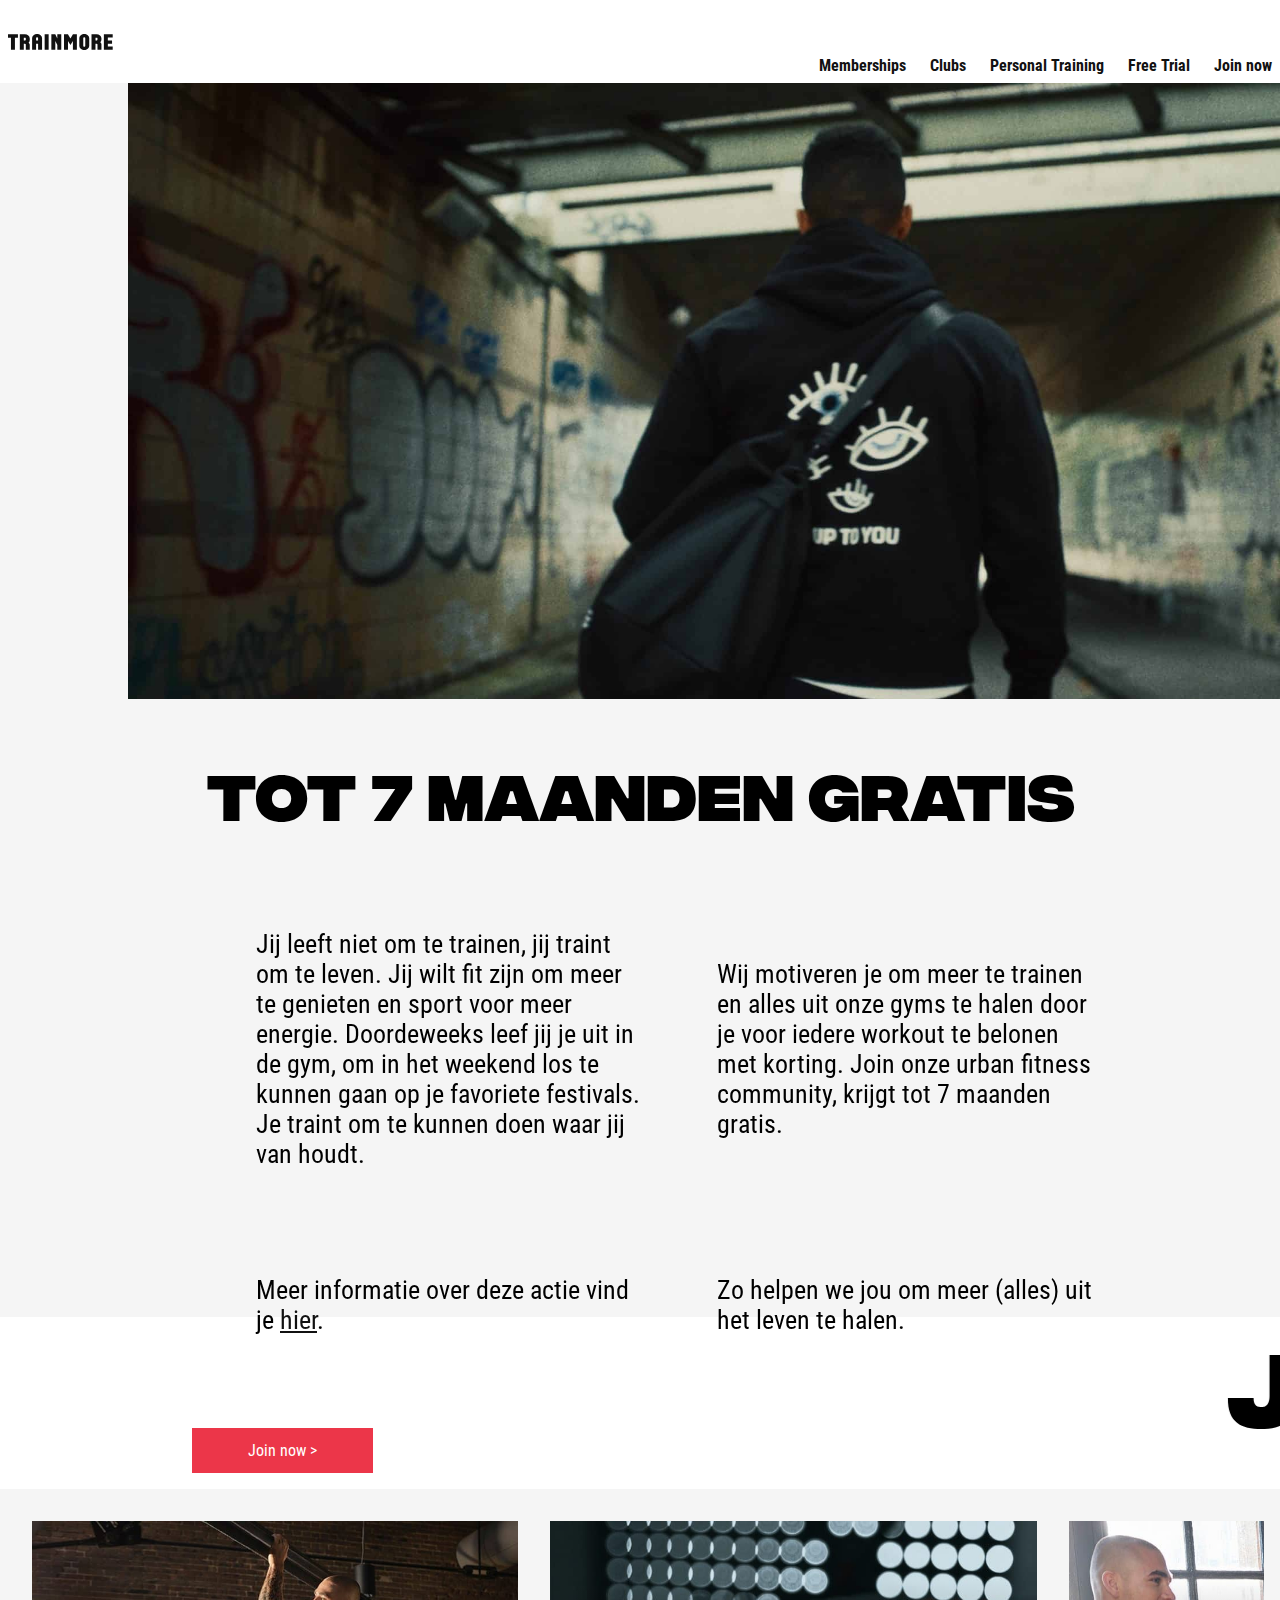
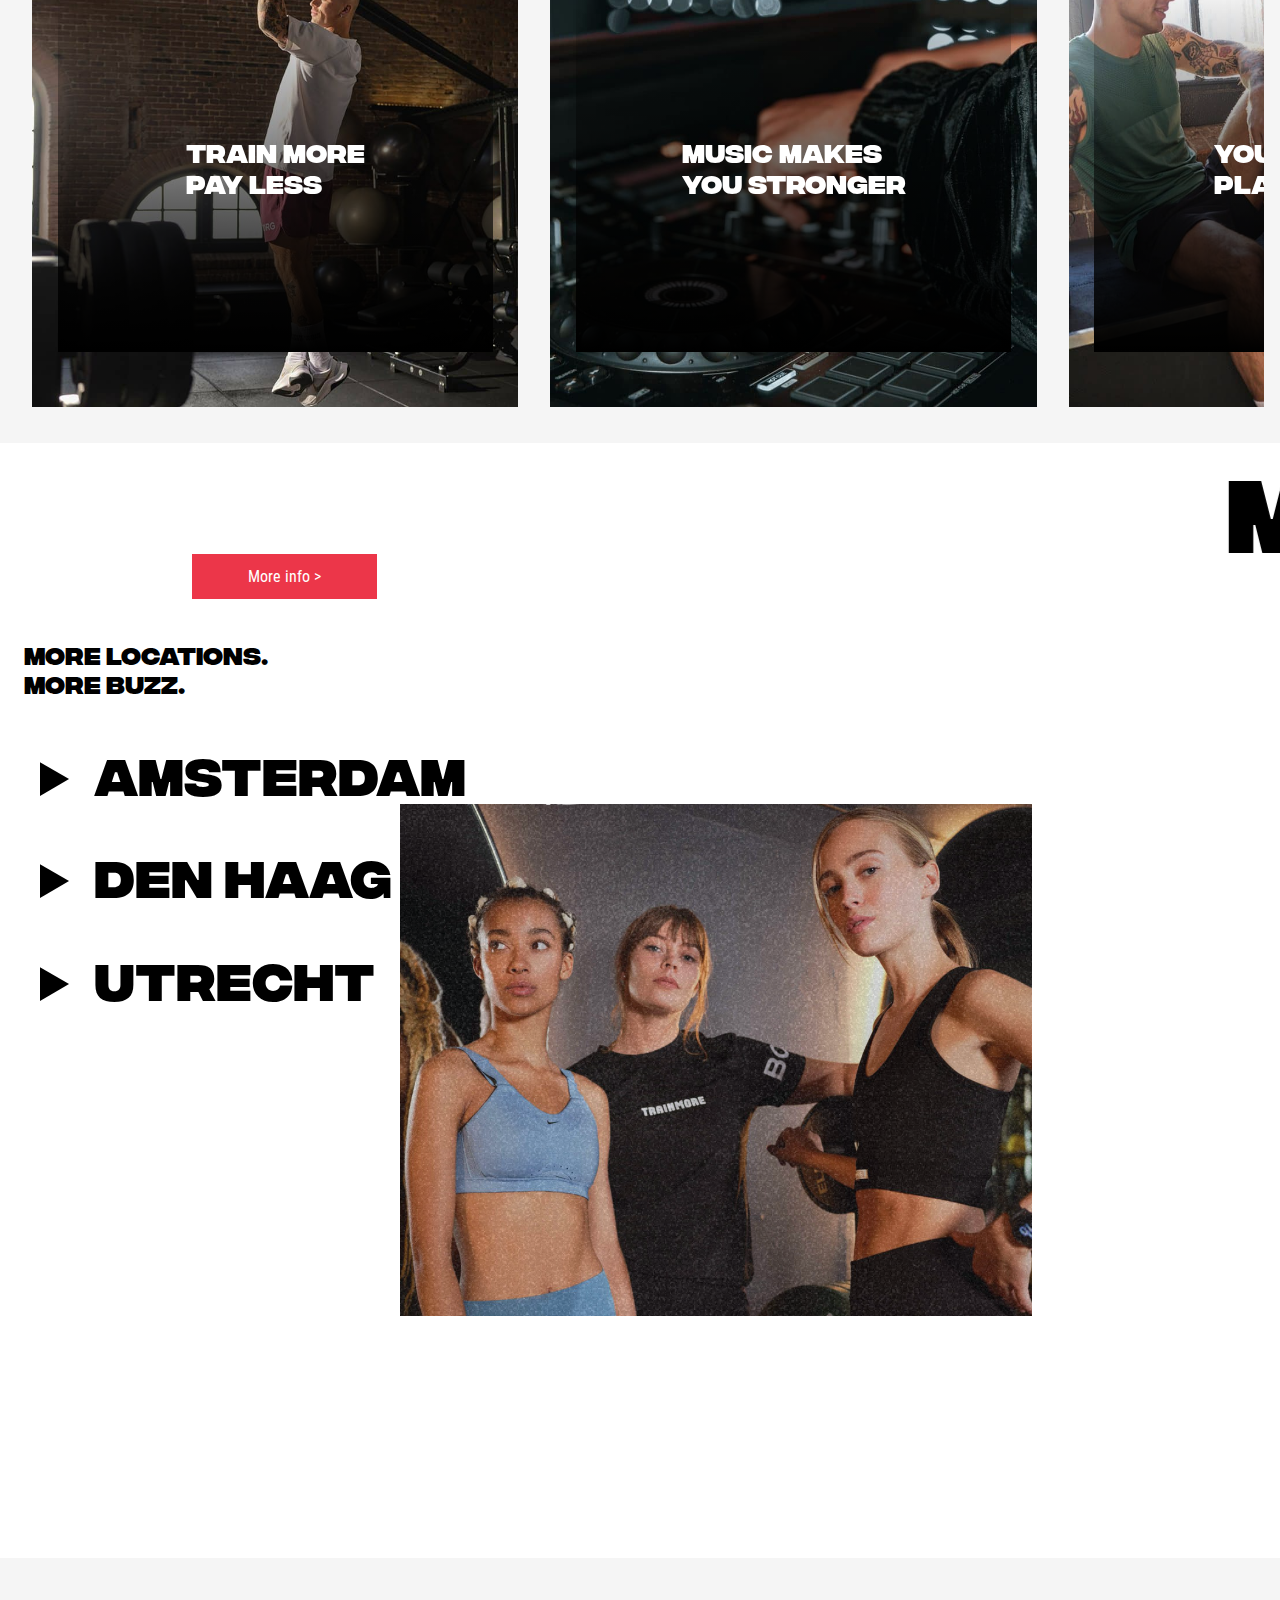
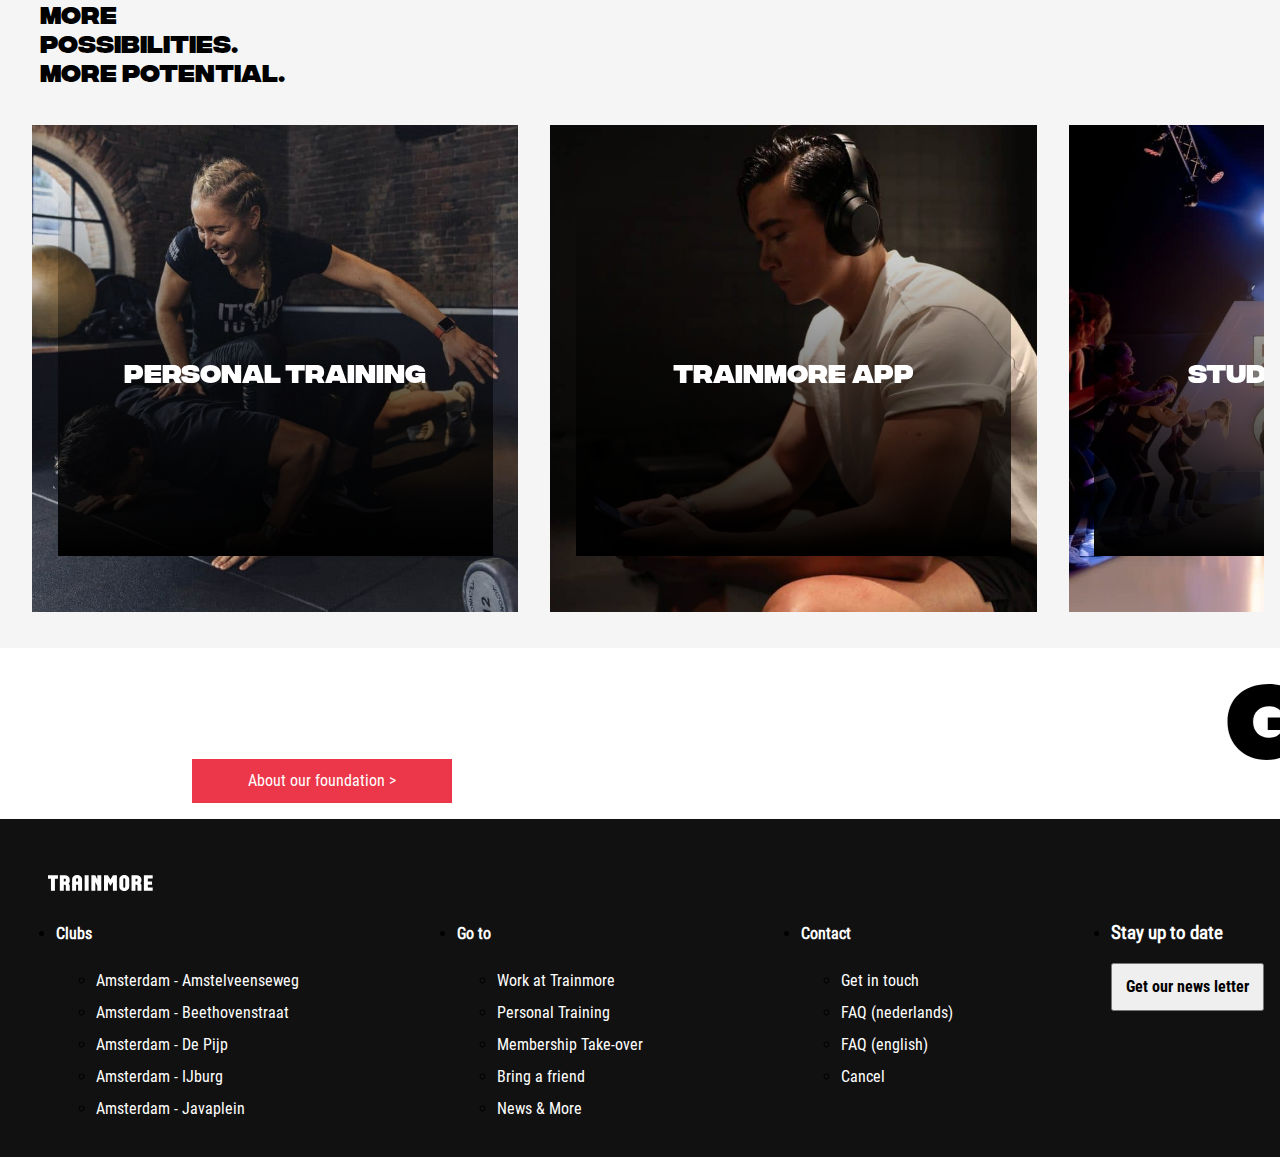
<file: index.html>
<!doctype html>
<html lang="nl">

<head>
	<meta charset="UTF-8">
	<meta name="author" content="Karenza de Koop">
	<meta name="viewport" content="width=device-width, initial-scale=1">

	<title>Trainmore </title>

	<link href="styles/style.css" rel="stylesheet">
	<link href="styles/indexstyle.css" rel="stylesheet">
	<link rel="icon" type="image/svg+xml" href="images/favicon.svg">
</head>

<body>
	<!-- bron chatgpt: skiplink -->
	<a href="#indexmain-content" class="skip-link">Skip to Main Content</a>

	<header>

		<nav>
			<svg xmlns="http://www.w3.org/2000/svg" viewBox="0 0 285.93 43.69">
				<path
					d="M170.52 12.23L177.36 1h10.74v41.92h-10.85V19.13l-6.73 11-6.74-11v23.79h-10.84V1h10.73zM0 1h27.14v8.91h-8.23v33H8.07v-33H0zm82.12 16.58V11.1a1.92 1.92 0 0 0-.8-1.56 3 3 0 0 0-1.9-.65 3 3 0 0 0-1.94.65 1.94 1.94 0 0 0-.79 1.56v6.48zM89 3.22A9.66 9.66 0 0 1 93 11v31.92H82.16V26.36h-5.47v16.56H65.85V11a9.67 9.67 0 0 1 4-7.77A14.81 14.81 0 0 1 79.46 0 14.69 14.69 0 0 1 89 3.22zm11.09 39.7V1H111v41.9zm34.56-30.69V1h10.83v41.9h-10.79V30.09l-5.47-11v23.83h-10.84V1h10.73zm75.54 21.93a2 2 0 0 0 .8-1.56V11.12a2.09 2.09 0 0 0-.8-1.55 3.19 3.19 0 0 0-3.86 0 1.92 1.92 0 0 0-.79 1.55V32.6a1.94 1.94 0 0 0 .79 1.56 3.23 3.23 0 0 0 3.86 0zm7.61-31a9.73 9.73 0 0 1 4 7.7v21.96a9.71 9.71 0 0 1-4 7.69 15.9 15.9 0 0 1-19.08 0 9.56 9.56 0 0 1-4-7.63v-22a9.59 9.59 0 0 1 4-7.67 15.9 15.9 0 0 1 19.08 0zm68.09 6.7h-13.21l-.08 7.7h11.55v8.85h-11.47V34h13.25v8.89h-24.11V1h24.11zm-42.34 7a1.94 1.94 0 0 0 .79-1.56v-3.21a1.92 1.92 0 0 0-.78-1.53 3.06 3.06 0 0 0-2-.65H239v7.65h2.69a3.25 3.25 0 0 0 1.9-.64zm11.63-1.53a9.49 9.49 0 0 1-3.2 7.09c2.14 2 3.19 3.2 3.19 5.89v14.61h-10.8V28.65a2 2 0 0 0-.78-1.56 3.31 3.31 0 0 0-2-.64h-2.69v16.47h-10.82V1h13.63a14.89 14.89 0 0 1 9.56 3.21 9.8 9.8 0 0 1 3.94 7.82zm-206.63 0v-3.22a1.93 1.93 0 0 0-.78-1.53 3 3 0 0 0-2-.64h-2.59v7.64h2.69a3.27 3.27 0 0 0 2-.63 2 2 0 0 0 .72-1.56zm7.66 8.38c2.13 2 3.19 3.2 3.19 5.89v13.24a.19.19 0 0 1 0 .08H48.6V28.67a2 2 0 0 0-.79-1.56 3.25 3.25 0 0 0-1.95-.64h-2.7v16.45H32.31V1h13.63a15 15 0 0 1 9.57 3.21 9.84 9.84 0 0 1 3.93 7.83v4.6a9.51 9.51 0 0 1-3.19 7.13z">
				</path>
			</svg>

			<button aria-label="menu" aria-expanded="false">
				<span></span>
				<span></span>
				<span></span>
			</button>


			<ul>
				<li><a href="#">Memberships</a></li>
				<li><a href="#">Clubs</a></li>
				<li><a href="page.html">Personal Training</a></li>
				<li><a href="#">Free Trial</a></li>
				<li><a href="#">Join now</a></li>
			</ul>
		</nav>

	</header>

	<main id="indexmain-content">
		<h1 class="visually-hidden">Welkom bij Trainmore</h1>

		<section>
			<!-- div voor vormgeving -->
			<div>
				<h2>Tot 7 maanden gratis</h2>
				<article>
					<p>Jij leeft niet om te trainen, jij traint om te leven. Jij wilt fit zijn om meer te genieten en
						sport
						voor
						meer
						energie. Doordeweeks leef jij je uit in de gym, om in het weekend los te kunnen gaan op je
						favoriete
						festivals. Je
						traint om te kunnen doen waar jij van houdt.</p>
					<p>Wij motiveren je om meer te trainen en alles uit onze gyms te halen door je voor iedere workout
						te
						belonen
						met korting.
						Join onze urban fitness community, krijgt tot 7 maanden gratis. </p>
					<p>Meer informatie over deze actie vind je <a href="#">hier</a>.</p>
					<p>Zo helpen we jou om meer (alles) uit het leven te halen.</p>
				</article>
			</div>

			<img src="images/homepage.jpg" alt="banner foto: Man met Trainmore hoodie aan">
		</section>

		<section>
			<h2 class="visually-hidden">Join now </h2>
			<marquee>Join now Join now Join now Join now Join now </marquee>
			<button>Join now ></button>
		</section>

		<section>
			<h2 class="visually-hidden">What wij aanbieden </h2>
			<ul>
				<li>
					<h4>Train more
						pay less</h4> <img src="images/train-more.jpg" alt="Train more, pay less. Man aan het optrekken">
				</li>
				<li>
					<h4>Music makes
						you stronger</h4> <img src="images/music-makes.jpg" alt="Music makes you stronger. Dj booth">
				</li>
				<li>
					<h4>Your urban
						playground</h4><img src="images/your-urban.jpg" alt="Your urban playground. Mensen aan het praten">
				</li>
			</ul>
		</section>

		<section>
			<h2 class="visually-hidden">Meer informatie over de lidmaatschappen </h2>
			<marquee>Memberships Memberships Memberships</marquee>
			<button>More info ></button>
		</section>

		<section>
			<h2 class="visually-hidden">Bekijk onze locaties</h2>
			<h3>More locations.
				More Buzz.</h3>

			<ul>
				<li>
					<details name="city">
						<summary>Amsterdam</summary>
						<ul>
							<li><a href="#">Amstelveenseweg</a></li>
							<li><a href="#">Beethovenstraat</a></li>
							<li><a href="#">De Pijp</a></li>
							<li><a href="#">IJburg</a></li>
							<li><a href="#">Javaplein</a></li>
						</ul>
					</details>
				</li>

				<li>
					<details name="city">
						<summary>Den Haag</summary>
						<ul>
							<li><a href="#">Dagelijkse</a></li>
							<li><a href="#">Groenmarkt</a></li>
						</ul>
					</details>
				</li>

				<li>
					<details name="city">
						<summary>Utrecht</summary>
						<ul>
							<li><a href="#">Janskerkhof</a></li>
							<li><a href="#">Oog in al</a></li>
							<li><a href="#">Stationsplein</a></li>
						</ul>
					</details>
				</li>

			</ul>

			<img src="images/section5.png" alt="Meiden poseren in de gym">



		</section>

		<section>
			<h2 class="visually-hidden">Bekijk de extra's dat wij aanbieden </h2>
			<h3>More
				possibilities.
				More Potential.</h3>
			<ul>
				<li><a href="page.html">
						<h4>Personal training</h4><img src="images/Personal-training.jpg" alt="Personal training. Vrouw personal training aan het geven">
					</a></li>
				<li><a href="#">
						<h4>Trainmore app</h4><img src="images/Pro-app.jpg" alt="Trainmore app. Man op zijn telefoon">
					</a></li>
				<li><a href="#">
						<h4>Studio classes</h4><img src="images/stidio-classes.jpg" alt="Studio classes. Vrouw fitness les aan het geven">
					</a></li>
			</ul>
		</section>

		<section>
			<h2 class="visually-hidden">Geef terug aan onze fundamenten </h2>
			<marquee>Give back Give back Give back </marquee>
			<button>About our foundation ></button>
		</section>

	</main>

	<footer>
		<svg xmlns="http://www.w3.org/2000/svg" viewBox="0 0 285.93 43.69">
			<path
				d="M170.52 12.23L177.36 1h10.74v41.92h-10.85V19.13l-6.73 11-6.74-11v23.79h-10.84V1h10.73zM0 1h27.14v8.91h-8.23v33H8.07v-33H0zm82.12 16.58V11.1a1.92 1.92 0 0 0-.8-1.56 3 3 0 0 0-1.9-.65 3 3 0 0 0-1.94.65 1.94 1.94 0 0 0-.79 1.56v6.48zM89 3.22A9.66 9.66 0 0 1 93 11v31.92H82.16V26.36h-5.47v16.56H65.85V11a9.67 9.67 0 0 1 4-7.77A14.81 14.81 0 0 1 79.46 0 14.69 14.69 0 0 1 89 3.22zm11.09 39.7V1H111v41.9zm34.56-30.69V1h10.83v41.9h-10.79V30.09l-5.47-11v23.83h-10.84V1h10.73zm75.54 21.93a2 2 0 0 0 .8-1.56V11.12a2.09 2.09 0 0 0-.8-1.55 3.19 3.19 0 0 0-3.86 0 1.92 1.92 0 0 0-.79 1.55V32.6a1.94 1.94 0 0 0 .79 1.56 3.23 3.23 0 0 0 3.86 0zm7.61-31a9.73 9.73 0 0 1 4 7.7v21.96a9.71 9.71 0 0 1-4 7.69 15.9 15.9 0 0 1-19.08 0 9.56 9.56 0 0 1-4-7.63v-22a9.59 9.59 0 0 1 4-7.67 15.9 15.9 0 0 1 19.08 0zm68.09 6.7h-13.21l-.08 7.7h11.55v8.85h-11.47V34h13.25v8.89h-24.11V1h24.11zm-42.34 7a1.94 1.94 0 0 0 .79-1.56v-3.21a1.92 1.92 0 0 0-.78-1.53 3.06 3.06 0 0 0-2-.65H239v7.65h2.69a3.25 3.25 0 0 0 1.9-.64zm11.63-1.53a9.49 9.49 0 0 1-3.2 7.09c2.14 2 3.19 3.2 3.19 5.89v14.61h-10.8V28.65a2 2 0 0 0-.78-1.56 3.31 3.31 0 0 0-2-.64h-2.69v16.47h-10.82V1h13.63a14.89 14.89 0 0 1 9.56 3.21 9.8 9.8 0 0 1 3.94 7.82zm-206.63 0v-3.22a1.93 1.93 0 0 0-.78-1.53 3 3 0 0 0-2-.64h-2.59v7.64h2.69a3.27 3.27 0 0 0 2-.63 2 2 0 0 0 .72-1.56zm7.66 8.38c2.13 2 3.19 3.2 3.19 5.89v13.24a.19.19 0 0 1 0 .08H48.6V28.67a2 2 0 0 0-.79-1.56 3.25 3.25 0 0 0-1.95-.64h-2.7v16.45H32.31V1h13.63a15 15 0 0 1 9.57 3.21 9.84 9.84 0 0 1 3.93 7.83v4.6a9.51 9.51 0 0 1-3.19 7.13z">
			</path>
		</svg>
		<ul>
			<li>
				<h4>Clubs</h4>
				<ul>
					<li><a href="#">Amsterdam - Amstelveenseweg</a></li>
					<li><a href="#">Amsterdam - Beethovenstraat</a></li>
					<li><a href="#">Amsterdam - De Pijp</a></li>
					<li><a href="#">Amsterdam - IJburg</a></li>
					<li><a href="#">Amsterdam - Javaplein</a></li>
				</ul>
			</li>

			<li>
				<h4>Go to</h4>
				<ul>
					<li><a href="#">Work at Trainmore</a></li>
					<li><a href="page.html">Personal Training</a></li>
					<li><a href="#">Membership Take-over</a></li>
					<li><a href="#">Bring a friend</a></li>
					<li><a href="#">News & More</a></li>
				</ul>
			</li>

			<li>
				<h4>Contact</h4>
				<ul>
					<li><a href="#">Get in touch</a></li>
					<li><a href="#">FAQ (nederlands)</a></li>
					<li><a href="#">FAQ (english)</a></li>
					<li><a href="#">Cancel</a></li>
				</ul>
			</li>
			<li>
				<h3>Stay up to date</h3><button>
					Get our news letter
				</button>
			</li>
		</ul>
	</footer>

	<script defer src="scripts/script.js"></script>
</body>

</html>
</file>
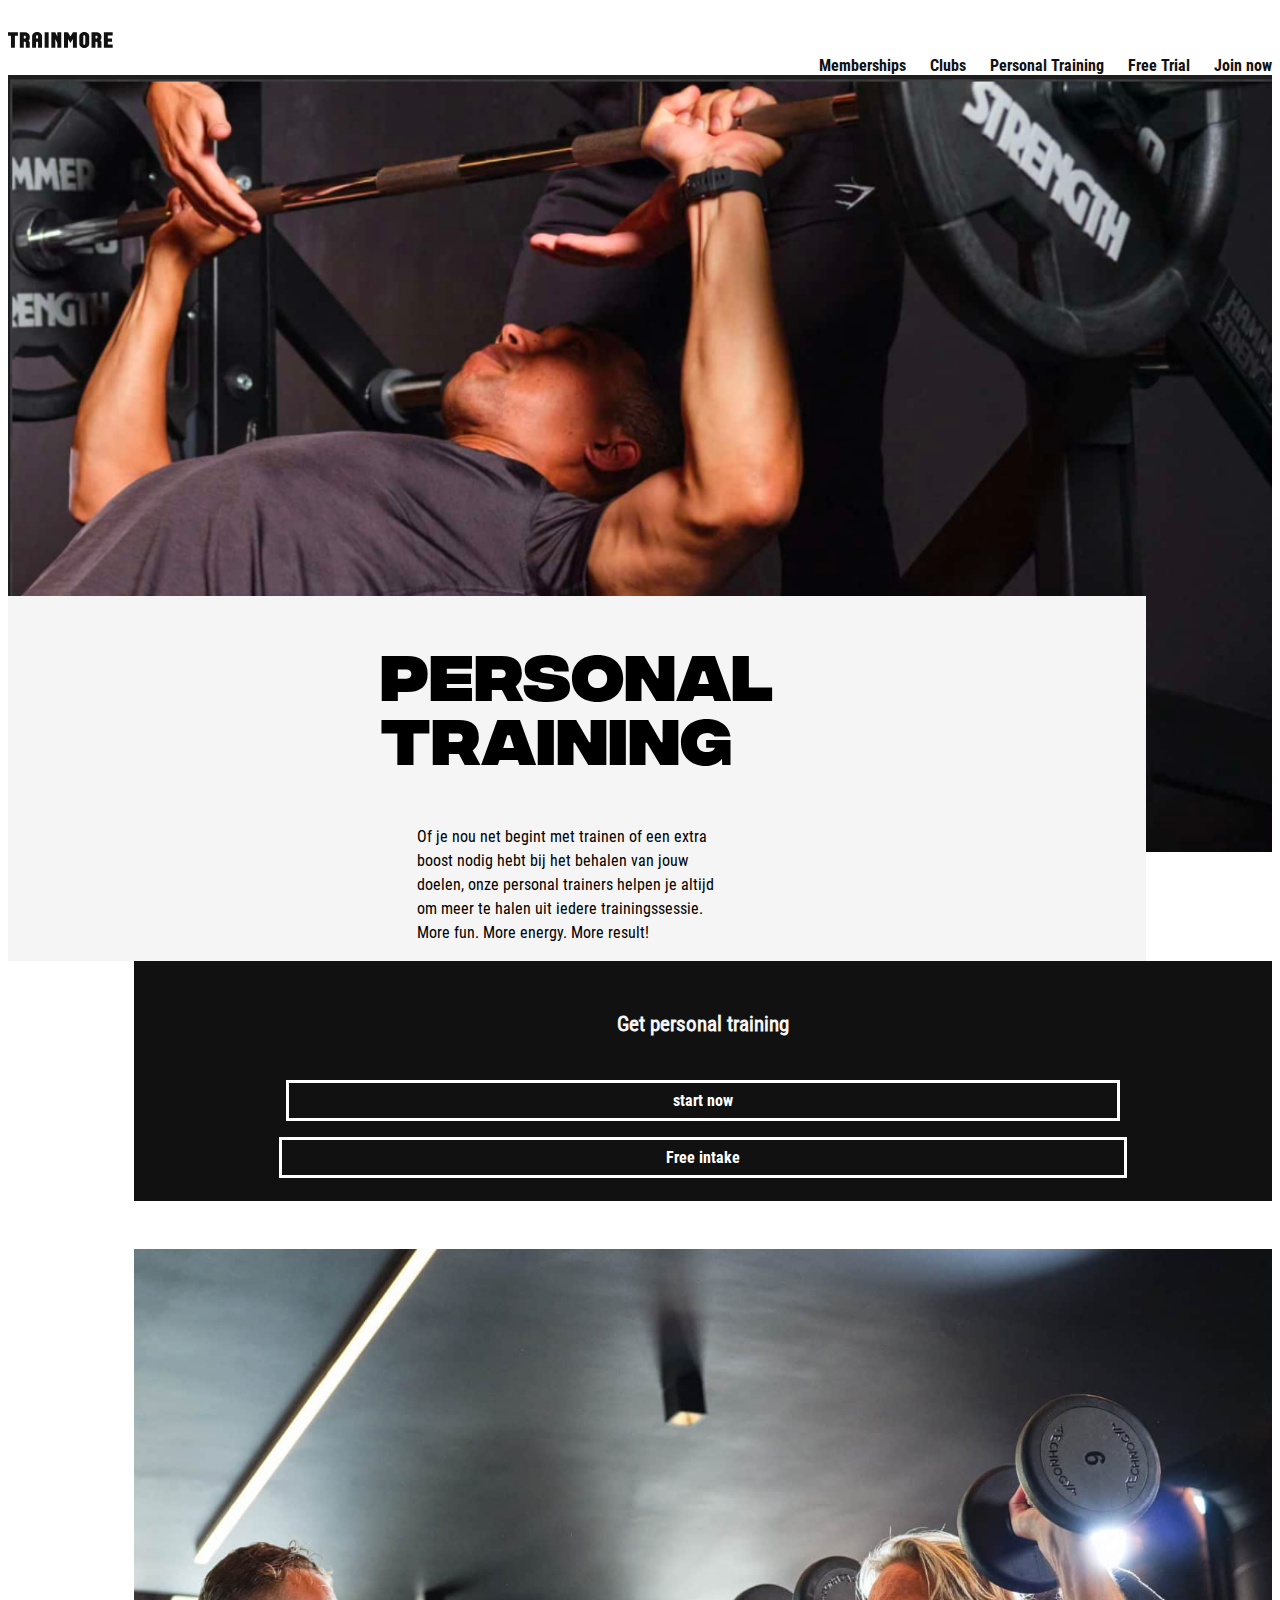
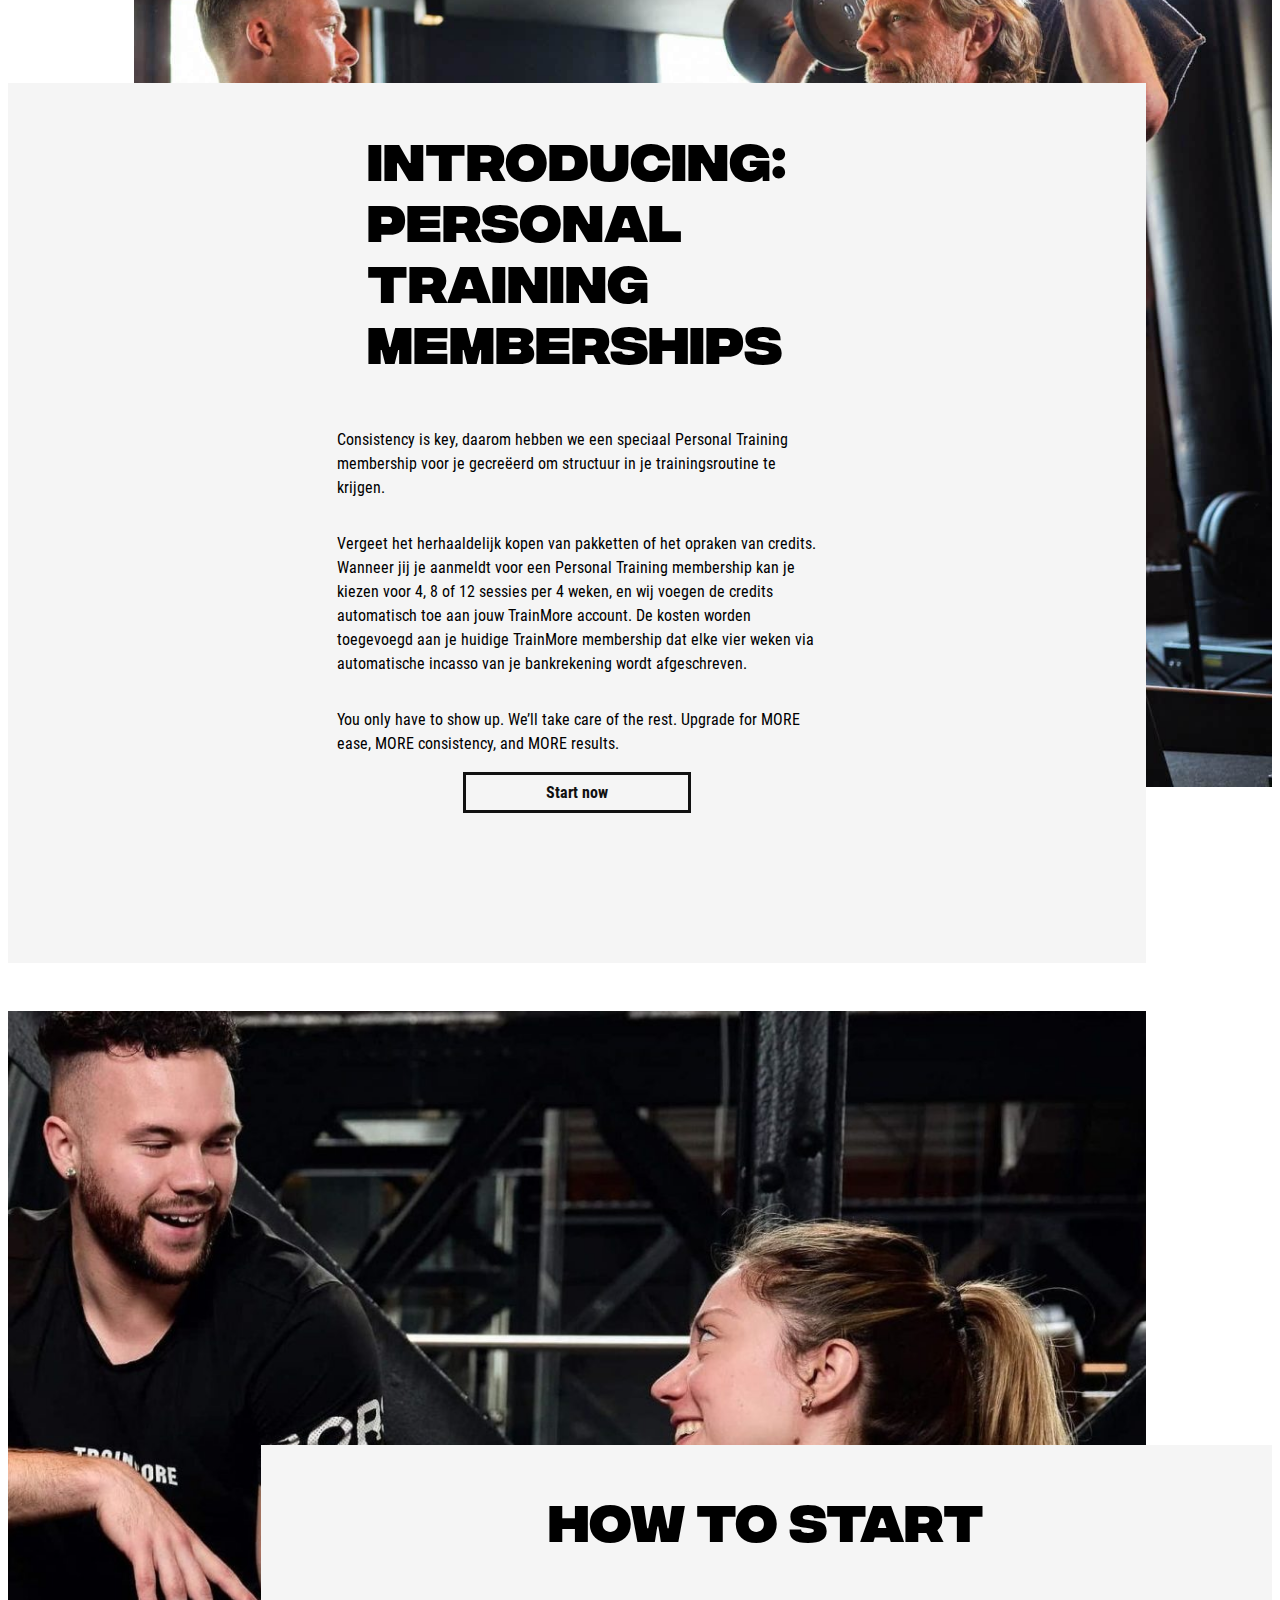
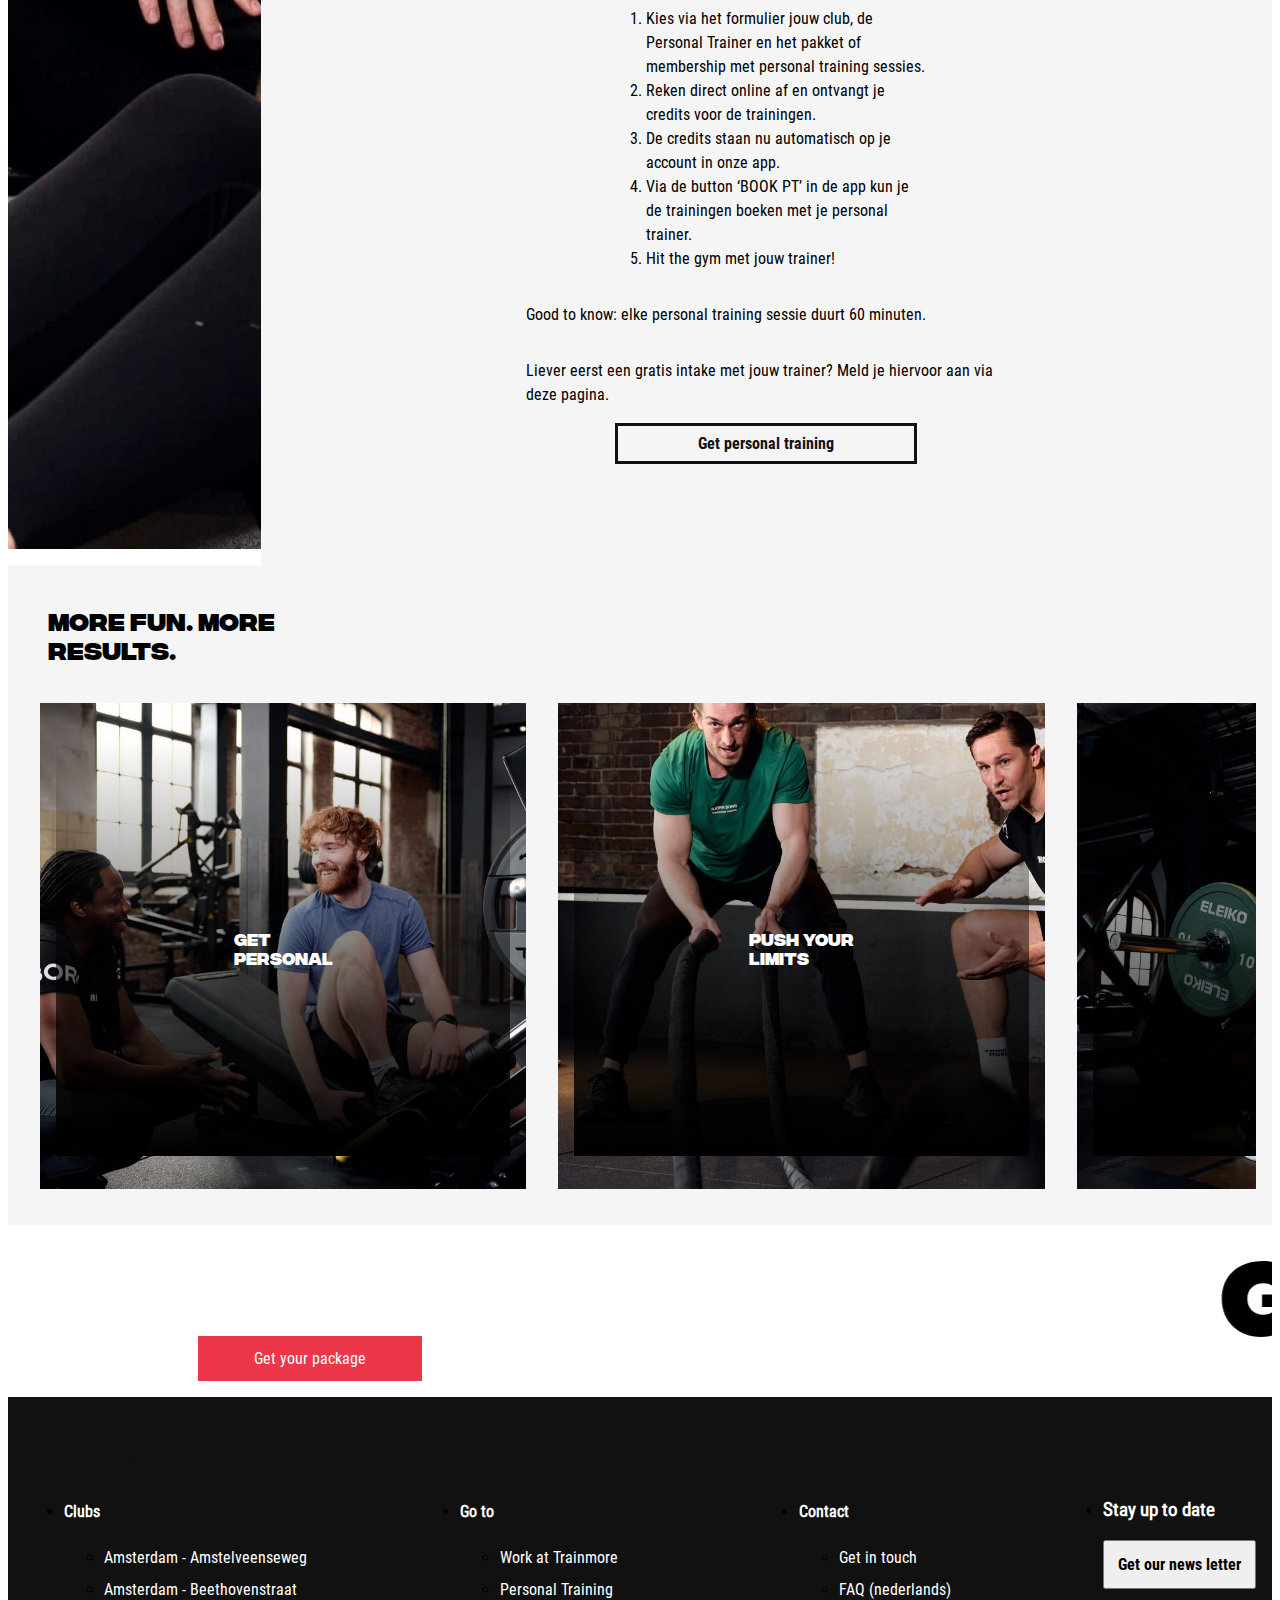
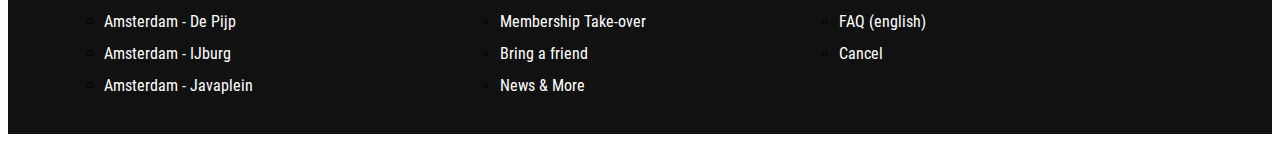
<file: page.html>
<!DOCTYPE html>
<html lang="en">

<head>
    <meta charset="UTF-8">
    <meta name="viewport" content="width=device-width, initial-scale=1.0">
    <title>Personal Training</title>

    <link href="styles/style.css" rel="stylesheet">
    <link href="styles/pagestyle.css" rel="stylesheet">
    <link rel="icon" type="image/svg+xml" href="images/favicon.svg">
</head>

<body>
    <a href="#pagemain-content" class="skip-link">Skip to Main Content</a>
    <header>

        <nav>
            <a href="index.html">
                <svg xmlns="http://www.w3.org/2000/svg" viewBox="0 0 285.93 43.69">
                    <path
                        d="M170.52 12.23L177.36 1h10.74v41.92h-10.85V19.13l-6.73 11-6.74-11v23.79h-10.84V1h10.73zM0 1h27.14v8.91h-8.23v33H8.07v-33H0zm82.12 16.58V11.1a1.92 1.92 0 0 0-.8-1.56 3 3 0 0 0-1.9-.65 3 3 0 0 0-1.94.65 1.94 1.94 0 0 0-.79 1.56v6.48zM89 3.22A9.66 9.66 0 0 1 93 11v31.92H82.16V26.36h-5.47v16.56H65.85V11a9.67 9.67 0 0 1 4-7.77A14.81 14.81 0 0 1 79.46 0 14.69 14.69 0 0 1 89 3.22zm11.09 39.7V1H111v41.9zm34.56-30.69V1h10.83v41.9h-10.79V30.09l-5.47-11v23.83h-10.84V1h10.73zm75.54 21.93a2 2 0 0 0 .8-1.56V11.12a2.09 2.09 0 0 0-.8-1.55 3.19 3.19 0 0 0-3.86 0 1.92 1.92 0 0 0-.79 1.55V32.6a1.94 1.94 0 0 0 .79 1.56 3.23 3.23 0 0 0 3.86 0zm7.61-31a9.73 9.73 0 0 1 4 7.7v21.96a9.71 9.71 0 0 1-4 7.69 15.9 15.9 0 0 1-19.08 0 9.56 9.56 0 0 1-4-7.63v-22a9.59 9.59 0 0 1 4-7.67 15.9 15.9 0 0 1 19.08 0zm68.09 6.7h-13.21l-.08 7.7h11.55v8.85h-11.47V34h13.25v8.89h-24.11V1h24.11zm-42.34 7a1.94 1.94 0 0 0 .79-1.56v-3.21a1.92 1.92 0 0 0-.78-1.53 3.06 3.06 0 0 0-2-.65H239v7.65h2.69a3.25 3.25 0 0 0 1.9-.64zm11.63-1.53a9.49 9.49 0 0 1-3.2 7.09c2.14 2 3.19 3.2 3.19 5.89v14.61h-10.8V28.65a2 2 0 0 0-.78-1.56 3.31 3.31 0 0 0-2-.64h-2.69v16.47h-10.82V1h13.63a14.89 14.89 0 0 1 9.56 3.21 9.8 9.8 0 0 1 3.94 7.82zm-206.63 0v-3.22a1.93 1.93 0 0 0-.78-1.53 3 3 0 0 0-2-.64h-2.59v7.64h2.69a3.27 3.27 0 0 0 2-.63 2 2 0 0 0 .72-1.56zm7.66 8.38c2.13 2 3.19 3.2 3.19 5.89v13.24a.19.19 0 0 1 0 .08H48.6V28.67a2 2 0 0 0-.79-1.56 3.25 3.25 0 0 0-1.95-.64h-2.7v16.45H32.31V1h13.63a15 15 0 0 1 9.57 3.21 9.84 9.84 0 0 1 3.93 7.83v4.6a9.51 9.51 0 0 1-3.19 7.13z">
                    </path>
                </svg>
            </a>

            <button aria-label="menu" aria-expanded="false">
                <span></span>
                <span></span>
                <span></span>
            </button>


            <ul>
                <li><a href="#">Memberships</a></li>
                <li><a href="#">Clubs</a></li>
                <li><a href="page.html">Personal Training</a></li>
                <li><a href="#">Free Trial</a></li>
                <li><a href="#">Join now</a></li>
            </ul>
        </nav>


        <main id="pagemain-content">
            <section>
                <div>
                    <h1> Personal
                        Training</h1>
                    <p>Of je nou net begint met trainen of een extra boost nodig hebt bij het behalen van jouw doelen,
                        onze
                        personal
                        trainers helpen je altijd om meer te halen uit iedere trainingssessie. More fun. More energy.
                        More
                        result!</p>
                </div>

                <div>
                    <h4>Get personal training </h4>
                    <button>start now</button>
                    <button>Free intake</button>
                </div>
                <img src="images/header2.png" alt="Header foto, Man die aan het bankdrukken is">
            </section>

            <section>
                <div>
                    <h2>Introducing:
                        personal
                        training
                        memberships
                    </h2>
                    <p>Consistency is key, daarom hebben we een speciaal Personal Training membership voor je gecreëerd
                        om
                        structuur in
                        je trainingsroutine te krijgen.</p>
                    <p>Vergeet het herhaaldelijk kopen van pakketten of het opraken van credits. Wanneer jij je aanmeldt
                        voor
                        een
                        Personal Training membership kan je kiezen voor 4, 8 of 12 sessies per 4 weken, en wij voegen de
                        credits
                        automatisch toe aan jouw TrainMore account. De kosten worden toegevoegd aan je huidige TrainMore
                        membership dat
                        elke vier weken via automatische incasso van je bankrekening wordt afgeschreven.</p>
                    <p>You only have to show up. We’ll take care of the rest. Upgrade for MORE ease, MORE consistency,
                        and MORE
                        results.
                    </p>
                    <button> Start now</button>
                </div>
                <img src="images/2.1.jpg" alt="Man die man personal training geeft">
            </section>

            <section>
                <div>
                    <h2>How to start</h2>
                    <ol>
                        <li>Kies via het formulier jouw club, de Personal Trainer en het pakket of membership met
                            personal
                            training
                            sessies.</li>
                        <li>Reken direct online af en ontvangt je credits voor de trainingen.</li>
                        <li>De credits staan nu automatisch op je account in onze app.</li>
                        <li>Via de button ‘BOOK PT’ in de app kun je de trainingen boeken met je personal trainer.</li>
                        <li>Hit the gym met jouw trainer!</li>
                    </ol>
                    <p>Good to know: elke personal training sessie duurt 60 minuten.</p>
                    <p>Liever eerst een gratis intake met jouw trainer? Meld je hiervoor aan via deze pagina.</p>

                    <button>Get personal training</button>
                </div>
                <img src="images/2.2.jpg" alt="Man die vrouw personal training geeft">
            </section>

            <section>
                <h2 class="visually-hidden"> Waarom werkt het </h2>
                <h3>More fun. more
                    results.
                </h3>
                <ul>
                    <li>
                        <h4>Get
                            personal</h4><img src="images/2.3.jpg" alt="Get personal. Man die man personal training geeft">
                    </li>
                    <li>
                        <h4>Push your
                            limits</h4><img src="images/2.4.jpg" alt="Push your limits. Man die man personal training geeft">
                    </li>
                    <li>
                        <h4>Ultimate
                            rusults</h4><img src="images/2.5.jpg" alt="Ultimate results. Man die vrouw personal training geeft">
                    </li>
                </ul>
            </section>

            <section>
                <h2 class="visually-hidden">Krijg hier je personal training pakket</h2>
                <marquee>Get personal Get personal Get personal</marquee>
                <button>Get your package</button>
            </section>

        </main>

        
     <footer>
         <svg xmlns="http://www.w3.org/2000/svg" viewBox="0 0 285.93 43.69">
             <path
                 d="M170.52 12.23L177.36 1h10.74v41.92h-10.85V19.13l-6.73 11-6.74-11v23.79h-10.84V1h10.73zM0 1h27.14v8.91h-8.23v33H8.07v-33H0zm82.12 16.58V11.1a1.92 1.92 0 0 0-.8-1.56 3 3 0 0 0-1.9-.65 3 3 0 0 0-1.94.65 1.94 1.94 0 0 0-.79 1.56v6.48zM89 3.22A9.66 9.66 0 0 1 93 11v31.92H82.16V26.36h-5.47v16.56H65.85V11a9.67 9.67 0 0 1 4-7.77A14.81 14.81 0 0 1 79.46 0 14.69 14.69 0 0 1 89 3.22zm11.09 39.7V1H111v41.9zm34.56-30.69V1h10.83v41.9h-10.79V30.09l-5.47-11v23.83h-10.84V1h10.73zm75.54 21.93a2 2 0 0 0 .8-1.56V11.12a2.09 2.09 0 0 0-.8-1.55 3.19 3.19 0 0 0-3.86 0 1.92 1.92 0 0 0-.79 1.55V32.6a1.94 1.94 0 0 0 .79 1.56 3.23 3.23 0 0 0 3.86 0zm7.61-31a9.73 9.73 0 0 1 4 7.7v21.96a9.71 9.71 0 0 1-4 7.69 15.9 15.9 0 0 1-19.08 0 9.56 9.56 0 0 1-4-7.63v-22a9.59 9.59 0 0 1 4-7.67 15.9 15.9 0 0 1 19.08 0zm68.09 6.7h-13.21l-.08 7.7h11.55v8.85h-11.47V34h13.25v8.89h-24.11V1h24.11zm-42.34 7a1.94 1.94 0 0 0 .79-1.56v-3.21a1.92 1.92 0 0 0-.78-1.53 3.06 3.06 0 0 0-2-.65H239v7.65h2.69a3.25 3.25 0 0 0 1.9-.64zm11.63-1.53a9.49 9.49 0 0 1-3.2 7.09c2.14 2 3.19 3.2 3.19 5.89v14.61h-10.8V28.65a2 2 0 0 0-.78-1.56 3.31 3.31 0 0 0-2-.64h-2.69v16.47h-10.82V1h13.63a14.89 14.89 0 0 1 9.56 3.21 9.8 9.8 0 0 1 3.94 7.82zm-206.63 0v-3.22a1.93 1.93 0 0 0-.78-1.53 3 3 0 0 0-2-.64h-2.59v7.64h2.69a3.27 3.27 0 0 0 2-.63 2 2 0 0 0 .72-1.56zm7.66 8.38c2.13 2 3.19 3.2 3.19 5.89v13.24a.19.19 0 0 1 0 .08H48.6V28.67a2 2 0 0 0-.79-1.56 3.25 3.25 0 0 0-1.95-.64h-2.7v16.45H32.31V1h13.63a15 15 0 0 1 9.57 3.21 9.84 9.84 0 0 1 3.93 7.83v4.6a9.51 9.51 0 0 1-3.19 7.13z">
             </path>
         </svg>
         <ul>
             <li>
                 <h4>Clubs</h4>
                 <ul>
                     <li><a href="#">Amsterdam - Amstelveenseweg</a></li>
                     <li><a href="#">Amsterdam - Beethovenstraat</a></li>
                     <li><a href="#">Amsterdam - De Pijp</a></li>
                     <li><a href="#">Amsterdam - IJburg</a></li>
                     <li><a href="#">Amsterdam - Javaplein</a></li>
                 </ul>
             </li>

             <li>
                 <h4>Go to</h4>
                 <ul>
                     <li><a href="#">Work at Trainmore</a></li>
                     <li><a href="page.html">Personal Training</a></li>
                     <li><a href="#">Membership Take-over</a></li>
                     <li><a href="#">Bring a friend</a></li>
                     <li><a href="#">News & More</a></li>
                 </ul>
             </li>

             <li>
                 <h4>Contact</h4>
                 <ul>
                     <li><a href="#">Get in touch</a></li>
                     <li><a href="#">FAQ (nederlands)</a></li>
                     <li><a href="#">FAQ (english)</a></li>
                     <li><a href="#">Cancel</a></li>
                 </ul>
             </li>
             <li>
                 <h3>Stay up to date</h3><button>
                     Get our news letter
                 </button>
             </li>
         </ul>
     </footer>


        <script defer src="scripts/script.js"></script>
</body>

</html>
</file>
<file: styles/style.css>
/**************/
/* CSS REMEDY */
/**************/
*,
*::after,
*::before {
	box-sizing: border-box;
}

/*********************/
/* CUSTOM PROPERTIES */
/*********************/
:root {
	--color-text: #111;
	--color-extrabackground: #F5F5F5;
	--color-logo: #111;
	--color-buttons: #EC3649;
	--color-hover: #7b7b7b;
	--color-background: #ffffff;
}

/* darkmode (hetzelfde maar omgedraait)*/
@media (prefers-color-scheme:dark) {
	:root {
		--color-logo: #eee;
		--color-text: #eee;
		--color-background: #111;
		--color-buttons: #EC3649;
		--color-hover: #3a3a3a;
	}
}

/****************/
/* JOUW STYLING */
/****************/


/* **** */
/* body */
/* **** */

/* kan mooier :) maar is duidelijker voor mij zo */

@font-face {
	font-family: "roboto";
	src: url(../fonts/RobotoCondensed-Regular.ttf);
}

@font-face {
	font-family: "robotobold";
	src: url(../fonts/RobotoCondensed-Bold.ttf);
	font-weight: bold;
}


@font-face {
	font-family: "integral";
	src: url(../fonts/integral-bold.otf);
	font-weight: bold;
}

body {
	background-color: var(--color-white);
	margin: 0;
}

/***********************/
/* header  *********** */
/* bron:dlo oefeningen */
/* *********************/

header {
	position: sticky;
	left: 0;
	right: 0;
	top: 0;
	padding: .5em;
	background-color: var(--color-white)
}

header nav {
	display: flex;
	justify-content: space-between;
	align-items: center;
	order: -1;
}

/* logo */
header svg {
	fill: var(--color-text);
	height: 1em;
	z-index: 100;
}

header svg.ikBenNuWit {
	fill: white;
}

header nav ul {
	display: flex;
	flex-direction: column;
	align-content: start;
	position: fixed;
	left: 0;
	right: 0;
	top: 0;
	bottom: 0;
	translate: 100% 0%;
	transition: translate .3s;
	background-color: var(--color-text);
}

header nav.toonMenu ul {
	translate: 0% 0%;
}

header nav ul li {
	margin-top: 3em;
	list-style: none;
	font-family: 'integral', sans-serif;
	color: var(--color-text);
}

header ul li a {
	text-decoration: none;
	color: var(--color-background);
}

header a:hover {
	text-decoration: underline;
	text-underline-offset: 1em;
	color: var(--color-hover);
}

header a:focus{
	border: 1em var(--color-buttons);
}

header nav button {
	display: grid;
	place-items: center;
	position: relative;
	right: 0;
	z-index: 100;
	border: none;
}

header nav button:focus{
	border: 1em var(--color-buttons);
}

header nav button span {
	grid-row-start: 1;
	grid-column-start: 1;
	width: 1.2em;
	height: .2em;
	background-color: var(--color-text);
	transition-duration: .5s;
}

header nav button span:nth-of-type(1) {
	transform: translateY(-.4em);
}

header nav button span:nth-of-type(3) {
	transform: translateY(.4em);
}

header nav button[aria-expanded="true"] span:nth-of-type(1) {
	transform: rotate(45deg) scalex(1.25);
	background-color: var(--color-background);
}

header nav button[aria-expanded="true"] span:nth-of-type(2) {
	opacity: 0;
}

header nav button[aria-expanded="true"] span:nth-of-type(3) {
	transform: rotate(-45deg) scalex(1.25);
	background-color: var(--color-background);
}




/* *************** */
/* hidden headers  */
/* *************** */
.visually-hidden {
	width: 1px;
	height: 1px;
	clip: rect(0 0 0 0);
	clip-path: inset(50%);
	overflow: hidden;
	position: absolute;
	white-space: nowrap;
}

/* bron:chatgpt skiplink */

.skip-link {
	position: absolute;
	left: -10000px;
	top: auto;
	width: 1px;
	height: 1px;
	overflow: hidden;
	text-align: left;
	clip: rect(1px, 1px, 1px, 1px);
	background-color:var(--color-logo);
	color:var(--color-background);
	z-index: 10000;
}

.skip-link:focus {
	position: fixed;
	left: 10px;
	top: 10px;
	width: auto;
	height: auto;
	clip: auto;
}

/* ********* */
/* marquees */
/* ********* */


marquee {
	position: relative;
	font-size: 8vw;
	font-family: 'integral', sans-serif;
}

/* ****** */
/* footer */
/* ****** */

footer{
	font-family: 'roboto', sans-serif;
	background-color: var(--color-logo);
	padding: 1em;
}

footer ul{
	display: flex;
	flex-direction: row;
	justify-content: space-between;
}

footer ul li ul {
	display: flex;
	flex-direction: column;
	line-height: 2em;
}

footer h4{
	color: var(--color-background);
	font-size: 1em;
}

footer h3{
	color: var(--color-background);
}

footer a{
	color:var(--color-background);
	text-decoration: none;
}

footer a:hover{
	padding-left: .5em;
	color: var(--color-background);
	text-decoration: none;
}

footer a:focus{
	border: 1em var(--color-buttons);
}

footer svg {
	fill: var(--color-background);
	height: 1em;
	position: relative;
	top: 1.5em;
	left: 1em;
	margin: 1em;
}

footer button{
	padding: .8em;
	font-family: 'robotobold', sans-serif;
	font-size: 1em;
}

footer button:hover{
	transition: all 1s;
	-webkit-transform: rotateZ(30deg);
	-ms-transform: rotateZ(30deg);
	transform: rotateZ(30deg);
}

footer button:active{
	border: solid .5em var(--color-buttons)
}

footer button:focus{
	border: 1em var(--color-buttons);
}


@media (max-width:38em){
	

	footer{
		display:flex;
		flex-direction: column;
		justify-content: start;
	}

	footer svg{
		align-self: start;
		margin: 2em
	}

	footer ul{
		display: flex;
		flex-direction: column;
	}

	footer ul li ul{
		display:none;
	}
}








/* *********** */
/* responsive */
/* ********** */

@media (min-width:38em) {

	/* header */
	/* bron:dlo voorbeelden gebruikt */

	header {
		background-color: var(--color-background);
	}

	header svg {
		fill: var(--color-logo);
		height: 1em;
	}

	header nav {
		order: 10000;
		margin: 0;

	}

	header nav button {
		display: none;
	}

	header nav ul {
		display: flex;
		flex-direction: row;
		position: static;
		translate: unset;
		padding: 0;
		background: none;
		gap: 1.5em;
		margin: 0;

	}

	header nav ul li {
		flex-basis: unset;
		flex-grow: unset;
		font-family: 'robotobold', sans-serif;
		font-size: 1em;
		color: var(--color-background);

	}

	header nav ul li a {
		color: var(--color-text);
	}


	
}



@media (min-width:54em) {

	header>a:last-of-type,
	nav a {
		flex-direction: row;
	}
}
</file>
<file: styles/indexstyle.css>
/*********************/
/* CUSTOM PROPERTIES */
/*********************/
:root {
    --color-text: #111;
    --color-extrabackground: #F5F5F5;
    --color-logo: #111;
    --color-buttons: #EC3649;
    --color-hover: #7b7b7b;
    --color-background: #ffffff;
}

/* darkmode (hetzelfde maar omgedraait)*/
@media (prefers-color-scheme:dark) {
    :root {
        --color-logo: #eee;
        --color-text: #eee;
        --color-background: #111;
        --color-buttons: #EC3649;
        --color-hover: #3a3a3a;

    }
}


/* ************** */
/* section one    */
/* ****************/

section:nth-of-type(1) {
    display: flex;
    flex-direction: column;
    background-color: var(--color-extrabackground);
}

section:nth-of-type(1) div:first-of-type {
    display: flex;
    flex-direction: column;
    margin-top: -2em;
    width: 90%;
    background-color: var(--color-extrabackground);
}

section:nth-of-type(1) article {
    display: flex;
    flex-direction: column;
    font-size: 2vw;

}

section:nth-of-type(1) img {
    order: -1;
    align-self: flex-start;
    width: 100%;
}

section:nth-of-type(1) h2 {
    align-self: center;
    text-transform: uppercase;
    font-family: 'integral', sans-serif;
    font-size: 5vw;
    
}

section:nth-of-type(1) p {
    align-self: center;
    font-family: 'roboto', sans-serif;
    width: clamp(15em, 50vw, 20em);
}

section:nth-of-type(1) a {
    color: var(--color-text);
}

@media (min-width: 38em) {
    section:nth-of-type(1) div:first-of-type {
        width: 100%;
        height: auto;
        position: relative;
    }

    section:nth-of-type(1) article {
        display: grid;
        grid-template-columns: 15em 15em;
        grid-template-rows: 7em 7em;
        gap: 3em;
        justify-items: center;
        position: relative;
        left: 10em;
        top: 3em;
    }

    section:nth-of-type(1) p {
        width: 100%;
        text-align: left;
        margin-top: 1em;

    }

    section:nth-of-type(1) img {
        width: 90%;
        align-self: flex-end;
    }
}

@media (min-width: 60em){
    section:nth-of-type(1) article{
        align-self: center;
        width: 100%;
        height: auto;
    }
}


/* ********* */
/* buttons   */
/* ********* */

main button {
    position: relative;
    left: 15%;
    right: 45%;
    bottom: 1em;
    font-family: 'roboto', sans-serif;
    font-size: 1em;
    padding-top: 0.8em;
    padding-bottom: 0.8em;
    padding-right: 3.5em;
    padding-left: 3.5em;
    background-color: var(--color-buttons);
    border: none;
    color: var(--color-background);
    cursor: pointer;

}

main button:focus {
    border: 2em var(--color-buttons);
}

/* bron van alle buttons: https://codepen.io/yvana/pen/XWJMKxg */

main button:hover {
    background-color: var(--color-buttons);
    transition: all 1s;
    box-shadow: inset 0 0 20px 20px var(--color-logo);
}

main button:focus {
    border: 1em var(--color-buttons);
}


/* ********* */
/* section 3 */
/* ********* */

/* codepen van docent gebruikt om scroll in het midden. */

section:nth-of-type(3) {
    padding: 1em;
    background-color: var(--color-extrabackground);
}

section:nth-of-type(3) h3 {
    margin-left: 1em;
    white-space: pre-line;
    font-family: 'integral', sans-serif;
    font-size: 1.5em;
}

section:nth-of-type(3) ul {
    display: inline-flex;
    align-items: start;
    list-style: none;
    margin: 0 auto;
    padding: 1em;
    display: flex;
    overflow-x: auto;
    gap: 2em;
    scroll-snap-type: x mandatory;
    overscroll-behavior-x: contain;
    width: min(100%, 52em);
    height: auto;
}


section:nth-of-type(3) ul li {
    position: relative;
    scroll-snap-align: center;
    min-width: 25vw;
    max-width: 38vw;
    aspect-ratio: 1;
    flex-shrink: 0;

}

section:nth-of-type(3) ul li:nth-of-type(2) {
    align-self: center;
}

section:nth-of-type(3) ul li h4 {
    position: absolute;
    color: var(--color-background);
    font-family: 'integral', sans-serif;
    font-size: 2vw;
    inset: 1em;
    display: flex;
    justify-content: center;
    align-items: center;
    white-space: pre-line;
    background-image: linear-gradient(rgb(0 0 0 / 0), rgba(0 0 0 / 1));

}

section:nth-of-type(3) img {
    max-width: 100%;
    height: auto;
}

@media (min-width: 38em){
   section:nth-of-type(3) ul{
       display: flex;
       flex-direction: row;
       width: 100%;
       height: auto;
   }
}



/* ********* */
/* section 5 */
/* ********* */

section:nth-of-type(5) {
    position: relative;
    background-color: var(--color-background);
    font-family: 'integral', sans-serif;

}



section:nth-of-type(5) h3 {
    margin-left: 1em;
    white-space: pre-line;
    font-size: 1.5em;

}


section:nth-of-type(5) ul li {
    list-style: none;
    line-height: 5em;
    font-size: .8em;
}

section:nth-of-type(5) ul li:hover {
    padding-left: 1em;
    cursor: url(../images/cursorplus.png) 32 32, auto
}

/* bron:https://www.freecodecamp.org/news/how-to-make-a-custom-mouse-cursor-with-css-and-javascript/ */

section:nth-of-type(5) ul li:focus {
    border: 1em var(--color-buttons);
}

section:nth-of-type(5) ul li ul {
    line-height: 2em;
}

section:nth-of-type(5) summary {
    line-height: 2em;
    font-size: 4vw;
}


section:nth-of-type(5) a {
    text-decoration: none;
    color: var(--color-text);
    font-size: 1.5em;
}

section:nth-of-type(5) img {
    position: relative;
    left: 25em;
    top: -15em;
    width: auto;
    height: 40vw;

}


@media (max-width:50em) {
    section:nth-of-type(5) img {
        display: none;
    }
}

/* ********* */
/* section 6 */
/* ********* */

/* codepen van docent gebruikt om scroll in het midden. */


section:nth-of-type(6) {
    padding: 1em;
    background-color: var(--color-extrabackground);


}

section:nth-of-type(6) h3 {
    margin-left: 1em;
    white-space: pre-line;
    font-family: 'integral', sans-serif;
    font-size: 1.5em;

}

section:nth-of-type(6) ul {
    display: inline-flex;
    align-items: start;
    list-style: none;
    margin: 0 auto;
    padding: 1em;
    display: flex;
    overflow-x: auto;
    gap: 2em;
    scroll-snap-type: x mandatory;
    overscroll-behavior-x: contain;
    width: min(100%, 52em);
    height: auto;
}


section:nth-of-type(6) ul li {
    position: relative;
    scroll-snap-align: center;
    min-width: 25vw;
    max-width: 38vw;
    aspect-ratio: 1;
    flex-shrink: 0;

}

section:nth-of-type(6) ul li:nth-of-type(2) {
    align-self: center;
}

section:nth-of-type(6) ul li h4 {
    position: absolute;
    color: var(--color-background);
    font-family: 'integral', sans-serif;
    font-size: 2vw;
    inset: 1em;
    display: flex;
    justify-content: center;
    align-items: center;
    white-space: pre-line;
    background-image: linear-gradient(rgb(0 0 0 / 0), rgba(0 0 0 / 1));

}

section:nth-of-type(6) img {
    max-width: 100%;
    height: auto;
}

@media (min-width: 38em) {
    section:nth-of-type(6) ul {
        display: flex;
        flex-direction: row;
        width: 100%;
        height: auto;
    }
}
</file>
<file: styles/pagestyle.css>
/*********************/
/* CUSTOM PROPERTIES */
/*********************/
:root {
    --color-text: #111;
    --color-extrabackground: #F5F5F5;
    --color-logo: #111;
    --color-buttons: #EC3649;
    --color-hover: #7b7b7b;
    --color-background: #ffffff;
}

/* darkmode (hetzelfde maar omgedraait)*/
@media (prefers-color-scheme:dark) {
    :root {
        --color-logo: #eee;
        --color-text: #eee;
        --color-background: #111;
        --color-buttons: #EC3649;
        --color-hover: #3a3a3a;

    }
}

/* ************** */
/* section one    */
/* ****************/

section:nth-of-type(1) {
    display: flex;
    flex-direction: column;
    background-color: var(--color-background);
}

section:nth-of-type(1) div:nth-of-type(1) {
    width: 90%;
    margin-top: -20vw;
    display: flex;
    flex-direction: column;
    background-color: var(--color-extrabackground);
    /* height: 50em; */
}

section:nth-of-type(1) div:nth-of-type(1) h1 {
    text-transform: uppercase;
    align-self: center;
    font-family: 'integral', sans-serif;
    font-size: 5vw;
    white-space: pre-line;
    line-height: 1em;
}

section:nth-of-type(1) img {
    order: -1;
}

section:nth-of-type(1) div:nth-of-type(1) p {
    align-self: center;
    font-family: 'roboto', sans-serif;
    /* font-size: 1em; */
    line-height: 1.5em;
    width: clamp(5em, 50vw, 25em);
}

@media (min-width: 50em) {
    section:nth-of-type(1) div:nth-of-type(1) p {
        width: 20em;
    }
}

section:nth-of-type(1) div:nth-of-type(2) {
    display: flex;
    flex-direction: column;
    align-items: center;
    align-self: flex-end;
    justify-content: center;
    height: 15em;
    width: 90%;

    gap: 1em;
    background-color: var(--color-logo);
    color: var(--color-extrabackground);

}

section:nth-of-type(1) div:nth-of-type(2) h4 {
    font-family: 'roboto', sans-serif;
    font-size: 1.3em;
}

section:nth-of-type(1) div:nth-of-type(2) button {
    font-family: 'robotobold', sans-serif;
    font-size: 1em;
    color: var(--color-background);
    padding: .5em;
    padding-left: 30vw;
    padding-right: 30vw;
    background-color: var(--color-logo);
    border: solid;
    border-color: var(--color-background);
    cursor: pointer;
}

section:nth-of-type(1) div:nth-of-type(2) button:hover {
    background-color: var(--color-logo);
    color: var(--color-text);
    transition: all 1s;
    box-shadow: inset 0 0 20px 20px var(--color-background);
}

section:nth-of-type(1) div:nth-of-type(2) button:focus {
    border: 1em var(--color-buttons);
}

/* ********** */
/* section 2 */
/* ********* */

section:nth-of-type(2) {
    display: flex;
    flex-direction: column;
    margin-top: 3em;
}

section:nth-of-type(2) div {
    background-color: var(--color-extrabackground);
    display: flex;
    flex-direction: column;
    justify-content: flex-start;
    align-items: center;
    margin-top: -55vw;
    width: 90%;
    height: 55em;

}



section:nth-of-type(2) div h2 {
    font-family: 'integral', sans-serif;
    font-size: 4vw;
    white-space: pre-line;
    align-self: center;
}

section:nth-of-type(2) div p {
    align-self: center;
    font-family: 'roboto', sans-serif;
    font-size: 1em;
    line-height: 1.5em;
    width: clamp(5em, 50vw, 30em);
}

section:nth-of-type(2) img {
    order: -1;
    z-index: -100;
    width: 90%;
    /* height: 80vw; */
    align-self: flex-end;

}

section:nth-of-type(2) div button {
    font-family: 'robotobold', sans-serif;
    font-size: 1em;
    color: var(--color-logo);
    padding: .5em;
    padding-left: 5em;
    padding-right: 5em;
    background-color: var(--color-extrabackground);
    border: solid;
    border-color: var(--color-logo);
    cursor: pointer;
}

section:nth-of-type(2) div button:hover {
    background-color: var(--color-extrabackground);
    color: var(--color-background);
    transition: all 1s;
    box-shadow: inset 0 0 20px 20px var(--color-logo);
}

section:nth-of-type(2) div button:focus {
    border: 1em var(--color-buttons);
}

/* ********* */
/* section 3 */
/* ********* */

section:nth-of-type(3) {
    display: flex;
    flex-direction: column;
    margin-top: 3em;

}

section:nth-of-type(3) div {
    background-color: var(--color-extrabackground);
    display: flex;
    flex-direction: column;
    justify-content: flex-start;
    align-items: center;
    align-self: flex-end;
    margin-top: -55vw;
    width: 80%;
    height: 45em;
}



section:nth-of-type(3) div h2 {
    font-family: 'integral', sans-serif;
    font-size: 4vw;
    white-space: pre-line;
    align-self: center;
}

section:nth-of-type(3) div ol {
    align-self: center;
    font-family: 'roboto', sans-serif;
    font-size: 1em;
    line-height: 1.5em;
    width: clamp(15em, 50vw, 20em);
}


section:nth-of-type(3) div p {
    align-self: center;
    font-family: 'roboto', sans-serif;
    font-size: 1em;
    line-height: 1.5em;
    width: clamp(5em, 50vw, 30em);
}

section:nth-of-type(3) img {
    order: -1;
    z-index: -100;
    width: 90%;
    align-self: flex-start;

}

section:nth-of-type(3) div button {
    font-family: 'robotobold', sans-serif;
    font-size: 1em;
    color: var(--color-logo);
    padding: .5em;
    padding-left: 5em;
    padding-right: 5em;
    background-color: var(--color-extrabackground);
    border: solid;
    border-color: var(--color-logo);
    cursor: pointer;
}

section:nth-of-type(3) div button:hover {
    background-color: var(--color-extrabackground);
    color: var(--color-background);
    transition: all 1s;
    box-shadow: inset 0 0 20px 20px var(--color-logo);
}


section:nth-of-type(3) div button:focus {
    border: 1em var(--color-buttons);
}


/* ********* */
/* section 4 */
/* ********* */

section:nth-of-type(4) {
    padding: 1em;
    background-color: var(--color-extrabackground);


}

section:nth-of-type(4) h3 {
    margin-left: 1em;
    white-space: pre-line;
    font-family: 'integral', sans-serif;
    font-size: 1.5em;

}

section:nth-of-type(4) ul {
    display: inline-flex;
    align-items: start;
    list-style: none;
    margin: 0 auto;
    padding: 1em;
    display: flex;
    overflow-x: auto;
    gap: 2em;
    scroll-snap-type: x mandatory;
    overscroll-behavior-x: contain;
    width: min(100%, 52em);
    height: auto;
}


section:nth-of-type(4) ul li {
    position: relative;
    scroll-snap-align: center;
    min-width: 25vw;
    max-width: 38vw;
    aspect-ratio: 1;
    flex-shrink: 0;

}

section:nth-of-type(4) ul li:nth-of-type(2) {
    align-self: center;
}

section:nth-of-type(4) ul li h4 {
    position: absolute;
    color: var(--color-background);
    font-family: 'integral', sans-serif;
    font-size: 1em;
    inset: 1em;
    display: flex;
    justify-content: center;
    align-items: center;
    white-space: pre-line;
    background-image: linear-gradient(rgb(0 0 0 / 0), rgba(0 0 0 / 1));

}

section:nth-of-type(4) img {
    max-width: 100%;
    height: auto;
}

@media (min-width: 38em) {
    section:nth-of-type(4) ul {
        display: flex;
        flex-direction: row;
        width: 100%;
        height: auto;
    }
}


/* ******************* */
/* section 5 (marquee) */
/* ******************* */


section:nth-of-type(5) button {
    position: relative;
    left: 15%;
    right: 45%;
    bottom: 1em;
    font-family: 'roboto', sans-serif;
    font-size: 1em;
    padding-top: 0.8em;
    padding-bottom: 0.8em;
    padding-right: 3.5em;
    padding-left: 3.5em;
    background-color: var(--color-buttons);
    border: none;
    color: var(--color-background);
    cursor: pointer;
}

section:nth-of-type(5) button:hover {
    background-color: var(--color-buttons);
    transition: all 1s;
    box-shadow: inset 0 0 20px 20px var(--color-logo);
}

section:nth-of-type(5) button:focus {
    border: 1em var(--color-buttons);
}
</file>
